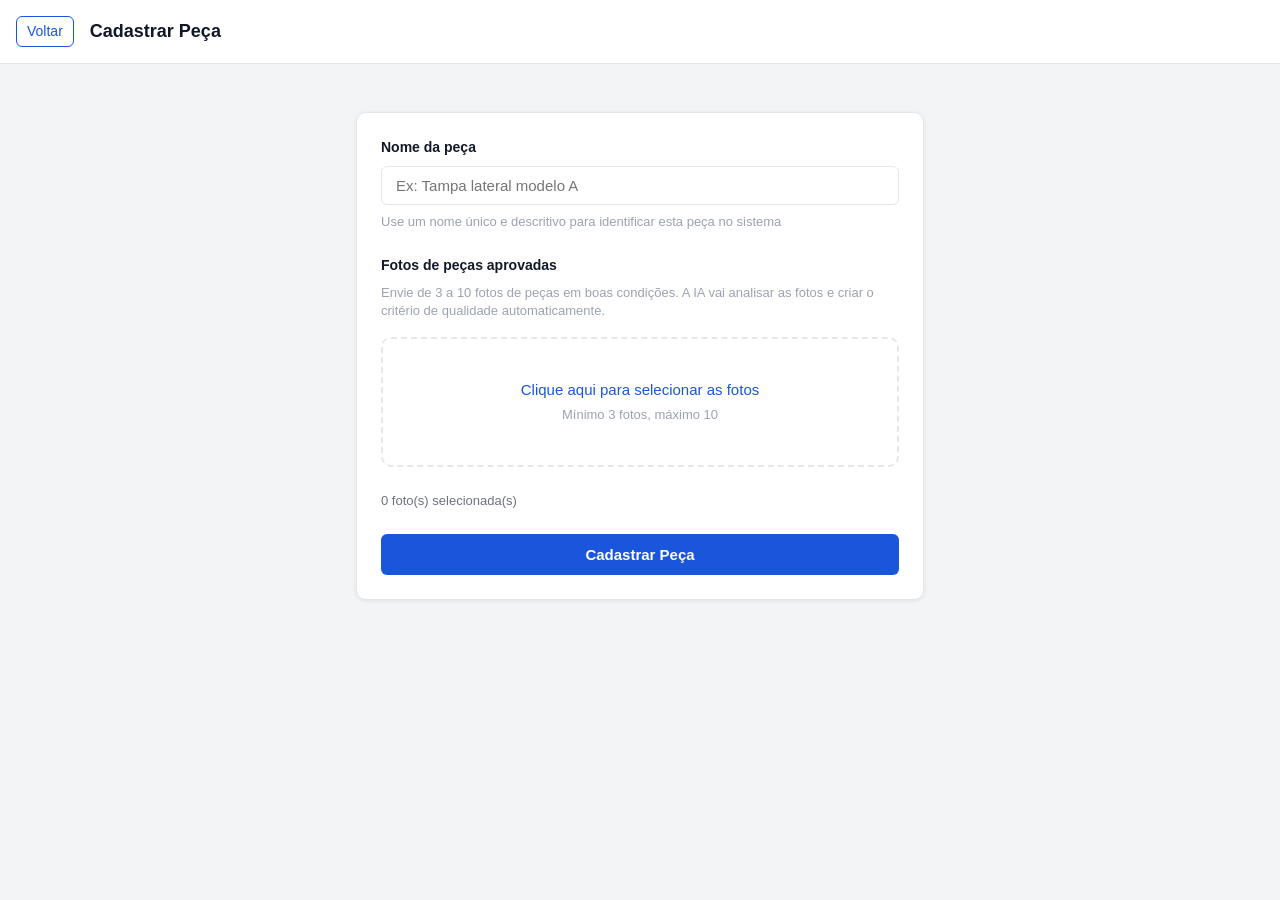
<file: qualidade/cadastrar.html>
<!DOCTYPE html>
<html lang="pt-BR">
<head>
    <meta charset="UTF-8">
    <meta name="viewport" content="width=device-width, initial-scale=1.0">
    <title>Cadastrar Peça</title>
    <link rel="stylesheet" href="style.css">
</head>
<body>
  

    <div class="pagina">

        <header class="cabecalho-pagina">
            <a href="index.html" class="link-voltar">Voltar</a>
            <h1 class="titulo-pagina">Cadastrar Peça</h1>
            
        </header>


        <main class="conteudo">

            <div class="card">

                <div class="campo-formulario">
                    <label class="campo-formulario__label" for="nome-peca">
                        Nome da peça
                    </label>
                    <input
                        type="text"
                        id="nome-peca"
                        class="campo-formulario__input"
                        placeholder="Ex: Tampa lateral modelo A"
                    >
                    <span class="campo-formulario__dica">
                        Use um nome único e descritivo para identificar esta peça no sistema
                    </span>
                </div>

                <div class="campo-formulario">
                    <label class="campo-formulario__label">
                        Fotos de peças aprovadas
                    </label>
                    <span class="campo-formulario__dica">
                        Envie de 3 a 10 fotos de peças em boas condições. A IA vai analisar as fotos e criar o critério de qualidade automaticamente.
                    </span>

                    <div class="area-upload" id="area-upload">
                        <p class="area-upload__texto">Clique aqui para selecionar as fotos</p>
                        <p class="area-upload__subtexto">Mínimo 3 fotos, máximo 10</p>
                        <input
                            type="file"
                            id="input-fotos"
                            class="area-upload__input"
                            accept="image/*"
                            multiple
                        >
                    </div>

                    <div class="galeria-preview" id="galeria-preview"></div>

                    <span class="contador-fotos" id="contador-fotos">0 foto(s) selecionada(s)</span>
                </div>

                <button class="botao botao--primario" id="botao-cadastrar">
                    Cadastrar Peça
                </button>

            </div>

            <!-- Bloco de resultado, fica oculto até o cadastro ser concluído -->
            <div class="resultado-cadastro" id="resultado-cadastro" style="display: none;">

                <div class="resultado-cadastro__icone">&#10003;</div>
                <h2 class="resultado-cadastro__titulo">Peça cadastrada com sucesso</h2>

                <div class="criterio-gerado">
                    <h3 class="criterio-gerado__titulo">Critério de qualidade gerado pela IA:</h3>
                    <p class="criterio-gerado__texto" id="criterio-texto"></p>
                </div>

                <div class="container-botoes-resultado">
                    <button class="botao botao--secundario" id="botao-novo-cadastro">
                        Cadastrar outra peça
                    </button>
                    <a href="classificar.html" class="botao botao--primario">
                        Ir para Classificação
                    </a>
                </div>

            </div>

            <!-- Bloco de carregamento, fica oculto até o envio -->
            <div class="carregamento" id="carregamento" style="display: none;">
                <div class="carregamento__spinner"></div>
                <p class="carregamento__texto">Analisando as fotos e gerando o critério de qualidade...</p>
            </div>

        </main>

    </div>
    

    <script src="cadastrar.js"></script>


</body>
</html>
</file>
<file: qualidade/style.css>
/* ============================================================
   VARIAVEIS GLOBAIS
   Altere os valores aqui para mudar o visual do sistema inteiro
   sem precisar procurar cor por cor em cada elemento
   ============================================================ */
:root {
    /* Cores principais do sistema */
    --cor-primaria: #1a56db;
    --cor-primaria-escura: #1347b8;
    --cor-secundaria: #6b7280;
    --cor-secundaria-escura: #4b5563;

    /* Cores de status da classificacao */
    --cor-aprovado: #16a34a;
    --cor-aprovado-fundo: #dcfce7;
    --cor-reprovado: #dc2626;
    --cor-reprovado-fundo: #fee2e2;
    --cor-revisar: #d97706;
    --cor-revisar-fundo: #fef3c7;

    /* Cores de interface */
    --cor-fundo-pagina: #f3f4f6;
    --cor-fundo-card: #ffffff;
    --cor-borda: #e5e7eb;
    --cor-texto-principal: #111827;
    --cor-texto-secundario: #6b7280;
    --cor-texto-dica: #9ca3af;

    /* Espacamentos padrao do sistema */
    --espaco-pequeno: 8px;
    --espaco-medio: 16px;
    --espaco-grande: 24px;
    --espaco-extra: 40px;

    /* Bordas arredondadas */
    --raio-pequeno: 6px;
    --raio-medio: 10px;
    --raio-grande: 16px;

    /* Sombra dos cards */
    --sombra-card: 0 1px 4px rgba(0, 0, 0, 0.08);
    --sombra-card-hover: 0 4px 12px rgba(0, 0, 0, 0.14);
}


/* ============================================================
   RESET BASICO
   Remove estilos padrao do navegador para ter controle total
   ============================================================ */
*, *::before, *::after {
    box-sizing: border-box;
    margin: 0;
    padding: 0;
}

body {
    font-family: -apple-system, BlinkMacSystemFont, 'Segoe UI', Roboto, sans-serif;
    background-color: var(--cor-fundo-pagina);
    color: var(--cor-texto-principal);
    font-size: 16px;
    line-height: 1.5;
}

a {
    text-decoration: none;
    color: inherit;
}


/* ============================================================
   LAYOUTS DE PAGINA
   Define a estrutura geral das paginas do sistema
   ============================================================ */

/* Layout da pagina inicial (centralizado vertical e horizontalmente) */
.pagina-central {
    min-height: 100vh;
    display: flex;
    flex-direction: column;
    align-items: center;
    justify-content: center;
    padding: var(--espaco-grande);
}

/* Layout das paginas internas (cadastrar, classificar) */
.pagina {
    min-height: 100vh;
    display: flex;
    flex-direction: column;
}

/* Area de conteudo principal das paginas internas */
.conteudo {
    flex: 1;
    padding: var(--espaco-grande) var(--espaco-medio);
    max-width: 600px;
    width: 100%;
    margin: 0 auto;
}


/* ============================================================
   CABECALHO
   Estilos do topo das paginas
   ============================================================ */

/* Cabecalho da pagina inicial */
.cabecalho {
    text-align: center;
    margin-bottom: var(--espaco-extra);
}

.titulo-sistema {
    font-size: 28px;
    font-weight: 700;
    color: var(--cor-texto-principal);
    margin-bottom: var(--espaco-pequeno);
}

.subtitulo-sistema {
    font-size: 15px;
    color: var(--cor-texto-secundario);
}

/* Cabecalho das paginas internas com botao de voltar */
.cabecalho-pagina {
    background-color: var(--cor-fundo-card);
    border-bottom: 1px solid var(--cor-borda);
    padding: var(--espaco-medio);
    display: flex;
    align-items: center;
    gap: var(--espaco-medio);
}

.titulo-pagina {
    font-size: 18px;
    font-weight: 600;
}

.link-voltar {
    font-size: 14px;
    color: var(--cor-primaria);
    padding: 4px 10px;
    border: 1px solid var(--cor-primaria);
    border-radius: var(--raio-pequeno);
}

.link-voltar:hover {
    background-color: var(--cor-primaria);
    color: #ffffff;
}


/* ============================================================
   BOTOES CARTAO DA TELA INICIAL
   Os dois grandes botoes de Cadastrar e Classificar
   ============================================================ */
.container-botoes-home {
    display: flex;
    flex-direction: column;
    gap: var(--espaco-grande);
    width: 100%;
    max-width: 480px;
}

/* Base dos dois cartoes */
.cartao-botao {
    display: flex;
    align-items: center;
    gap: var(--espaco-grande);
    padding: var(--espaco-grande);
    background-color: var(--cor-fundo-card);
    border: 1px solid var(--cor-borda);
    border-radius: var(--raio-grande);
    box-shadow: var(--sombra-card);
    cursor: pointer;
    transition: box-shadow 0.2s, transform 0.2s;
}

.cartao-botao:hover {
    box-shadow: var(--sombra-card-hover);
    transform: translateY(-2px);
}

/* Icone circular dentro do cartao */
.cartao-botao__icone {
    width: 56px;
    height: 56px;
    border-radius: 50%;
    display: flex;
    align-items: center;
    justify-content: center;
    font-size: 24px;
    font-weight: 700;
    flex-shrink: 0;
    color: #ffffff;
}

/* Cor do icone do botao de cadastrar (azul) */
.cartao-botao--cadastrar .cartao-botao__icone {
    background-color: var(--cor-primaria);
}

/* Cor do icone do botao de classificar (verde) */
.cartao-botao--classificar .cartao-botao__icone {
    background-color: var(--cor-aprovado);
}

.cartao-botao__texto {
    display: flex;
    flex-direction: column;
    gap: 4px;
}

.cartao-botao__titulo {
    font-size: 17px;
    font-weight: 600;
    color: var(--cor-texto-principal);
}

.cartao-botao__descricao {
    font-size: 13px;
    color: var(--cor-texto-secundario);
    line-height: 1.4;
}


/* ============================================================
   CARD
   Container branco que agrupa os elementos dos formularios
   ============================================================ */
.card {
    background-color: var(--cor-fundo-card);
    border: 1px solid var(--cor-borda);
    border-radius: var(--raio-medio);
    padding: var(--espaco-grande);
    box-shadow: var(--sombra-card);
    display: flex;
    flex-direction: column;
    gap: var(--espaco-grande);
    margin-top: var(--espaco-grande);
}


/* ============================================================
   CAMPOS DE FORMULARIO
   Estilos para label, input, select e textos de dica
   ============================================================ */
.campo-formulario {
    display: flex;
    flex-direction: column;
    gap: var(--espaco-pequeno);
}

.campo-formulario__label {
    font-size: 14px;
    font-weight: 600;
    color: var(--cor-texto-principal);
}

.campo-formulario__dica {
    font-size: 13px;
    color: var(--cor-texto-dica);
    line-height: 1.4;
}

.campo-formulario__input,
.campo-formulario__select {
    padding: 10px 14px;
    border: 1px solid var(--cor-borda);
    border-radius: var(--raio-pequeno);
    font-size: 15px;
    color: var(--cor-texto-principal);
    background-color: var(--cor-fundo-card);
    width: 100%;
    outline: none;
}

.campo-formulario__input:focus,
.campo-formulario__select:focus {
    border-color: var(--cor-primaria);
    box-shadow: 0 0 0 3px rgba(26, 86, 219, 0.1);
}


/* ============================================================
   AREA DE UPLOAD
   Zona clicavel para selecionar arquivos
   ============================================================ */
.area-upload {
    position: relative;
    border: 2px dashed var(--cor-borda);
    border-radius: var(--raio-medio);
    padding: var(--espaco-extra) var(--espaco-grande);
    text-align: center;
    cursor: pointer;
    transition: border-color 0.2s, background-color 0.2s;
    margin-top: var(--espaco-pequeno);
}

.area-upload:hover {
    border-color: var(--cor-primaria);
    background-color: rgba(26, 86, 219, 0.03);
}

/* O input de arquivo ocupa toda a area clicavel mas fica invisivel */
.area-upload__input {
    position: absolute;
    top: 0;
    left: 0;
    width: 100%;
    height: 100%;
    opacity: 0;
    cursor: pointer;
}

.area-upload__texto {
    font-size: 15px;
    font-weight: 500;
    color: var(--cor-primaria);
}

.area-upload__subtexto {
    font-size: 13px;
    color: var(--cor-texto-dica);
    margin-top: 4px;
}


/* ============================================================
   GALERIA DE PREVIEW
   Grade de miniaturas das fotos selecionadas no cadastro
   ============================================================ */
.galeria-preview {
    display: grid;
    grid-template-columns: repeat(auto-fill, minmax(80px, 1fr));
    gap: var(--espaco-pequeno);
    margin-top: var(--espaco-pequeno);
}

.galeria-preview__item {
    width: 100%;
    aspect-ratio: 1;
    object-fit: cover;
    border-radius: var(--raio-pequeno);
    border: 1px solid var(--cor-borda);
}

.contador-fotos {
    font-size: 13px;
    color: var(--cor-texto-secundario);
}


/* ============================================================
   PREVIEW DA CLASSIFICACAO
   Exibe a foto selecionada antes de enviar para analise
   ============================================================ */
.preview-classificar {
    margin-top: var(--espaco-medio);
    display: flex;
    flex-direction: column;
    align-items: center;
    gap: var(--espaco-pequeno);
}

.preview-classificar__imagem {
    max-width: 100%;
    max-height: 280px;
    object-fit: contain;
    border-radius: var(--raio-medio);
    border: 1px solid var(--cor-borda);
}

.preview-classificar__remover {
    font-size: 13px;
    color: var(--cor-reprovado);
    background: none;
    border: none;
    cursor: pointer;
    padding: 4px 8px;
}

.preview-classificar__remover:hover {
    text-decoration: underline;
}


/* ============================================================
   BOTOES DE ACAO
   Estilos dos botoes de submit e navegacao
   ============================================================ */
.botao {
    padding: 12px 24px;
    border-radius: var(--raio-pequeno);
    font-size: 15px;
    font-weight: 600;
    cursor: pointer;
    border: none;
    text-align: center;
    transition: background-color 0.2s, opacity 0.2s;
}

/* Botao azul principal */
.botao--primario {
    background-color: var(--cor-primaria);
    color: #ffffff;
}

.botao--primario:hover {
    background-color: var(--cor-primaria-escura);
}

/* Botao cinza secundario */
.botao--secundario {
    background-color: var(--cor-fundo-pagina);
    color: var(--cor-texto-principal);
    border: 1px solid var(--cor-borda);
}

.botao--secundario:hover {
    background-color: var(--cor-borda);
}

/* Estado desabilitado (durante o carregamento) */
.botao:disabled {
    opacity: 0.5;
    cursor: not-allowed;
}


/* ============================================================
   CARREGAMENTO
   Spinner e texto exibidos durante chamadas para a API
   ============================================================ */
.carregamento {
    display: flex;
    flex-direction: column;
    align-items: center;
    gap: var(--espaco-medio);
    padding: var(--espaco-extra);
    margin-top: var(--espaco-grande);
}

/* Circulo animado do spinner */
.carregamento__spinner {
    width: 44px;
    height: 44px;
    border: 4px solid var(--cor-borda);
    border-top-color: var(--cor-primaria);
    border-radius: 50%;
    animation: girar 0.8s linear infinite;
}

@keyframes girar {
    to { transform: rotate(360deg); }
}

.carregamento__texto {
    font-size: 14px;
    color: var(--cor-texto-secundario);
    text-align: center;
}


/* ============================================================
   RESULTADO DO CADASTRO
   Bloco exibido apos o cadastro ser concluido com sucesso
   ============================================================ */
.resultado-cadastro {
    text-align: center;
    padding: var(--espaco-grande);
    margin-top: var(--espaco-grande);
    background-color: var(--cor-fundo-card);
    border: 1px solid var(--cor-borda);
    border-radius: var(--raio-medio);
    box-shadow: var(--sombra-card);
    display: flex;
    flex-direction: column;
    align-items: center;
    gap: var(--espaco-grande);
}

.resultado-cadastro__icone {
    width: 60px;
    height: 60px;
    background-color: var(--cor-aprovado);
    color: #ffffff;
    border-radius: 50%;
    display: flex;
    align-items: center;
    justify-content: center;
    font-size: 28px;
}

.resultado-cadastro__titulo {
    font-size: 18px;
    font-weight: 600;
}

/* Caixa com o criterio gerado pela IA */
.criterio-gerado {
    background-color: var(--cor-fundo-pagina);
    border: 1px solid var(--cor-borda);
    border-radius: var(--raio-pequeno);
    padding: var(--espaco-medio);
    text-align: left;
    width: 100%;
}

.criterio-gerado__titulo {
    font-size: 13px;
    font-weight: 600;
    color: var(--cor-texto-secundario);
    margin-bottom: var(--espaco-pequeno);
}

.criterio-gerado__texto {
    font-size: 14px;
    color: var(--cor-texto-principal);
    line-height: 1.6;
    white-space: pre-line;
}

.container-botoes-resultado {
    display: flex;
    gap: var(--espaco-medio);
    flex-wrap: wrap;
    justify-content: center;
    width: 100%;
}

.container-botoes-resultado .botao {
    flex: 1;
    min-width: 160px;
}


/* ============================================================
   RESULTADO DA CLASSIFICACAO
   Bloco exibido apos a analise da peca
   ============================================================ */
.resultado-classificacao {
    margin-top: var(--espaco-grande);
    padding: var(--espaco-grande);
    background-color: var(--cor-fundo-card);
    border: 1px solid var(--cor-borda);
    border-radius: var(--raio-medio);
    box-shadow: var(--sombra-card);
    display: flex;
    flex-direction: column;
    align-items: center;
    gap: var(--espaco-grande);
    text-align: center;
}

/* Badge grande com a classificacao (APROVADO, REPROVADO, REVISAR) */
.resultado-classificacao__badge {
    font-size: 22px;
    font-weight: 700;
    padding: 14px 40px;
    border-radius: var(--raio-grande);
    letter-spacing: 1px;
}

/* Cores do badge de acordo com o resultado */
.badge--aprovado {
    background-color: var(--cor-aprovado-fundo);
    color: var(--cor-aprovado);
}

.badge--reprovado {
    background-color: var(--cor-reprovado-fundo);
    color: var(--cor-reprovado);
}

.badge--revisar {
    background-color: var(--cor-revisar-fundo);
    color: var(--cor-revisar);
}
.badge--doacao {
    background-color: #ede9fe;
    color: #6d28d9;
}

.resultado-classificacao__justificativa {
    font-size: 15px;
    color: var(--cor-texto-secundario);
    max-width: 420px;
    line-height: 1.6;
}

.imagem-senai {
  display: flex;
  justify-content: center; /* Empurra a imagem para a direita */
  align-items: center; 
    
}

.imagem-senai img {
    mix-blend-mode: multiply;
    display: block;
    max-width: 20%; /* Garante responsividade */
    height: auto;
}
</file>
